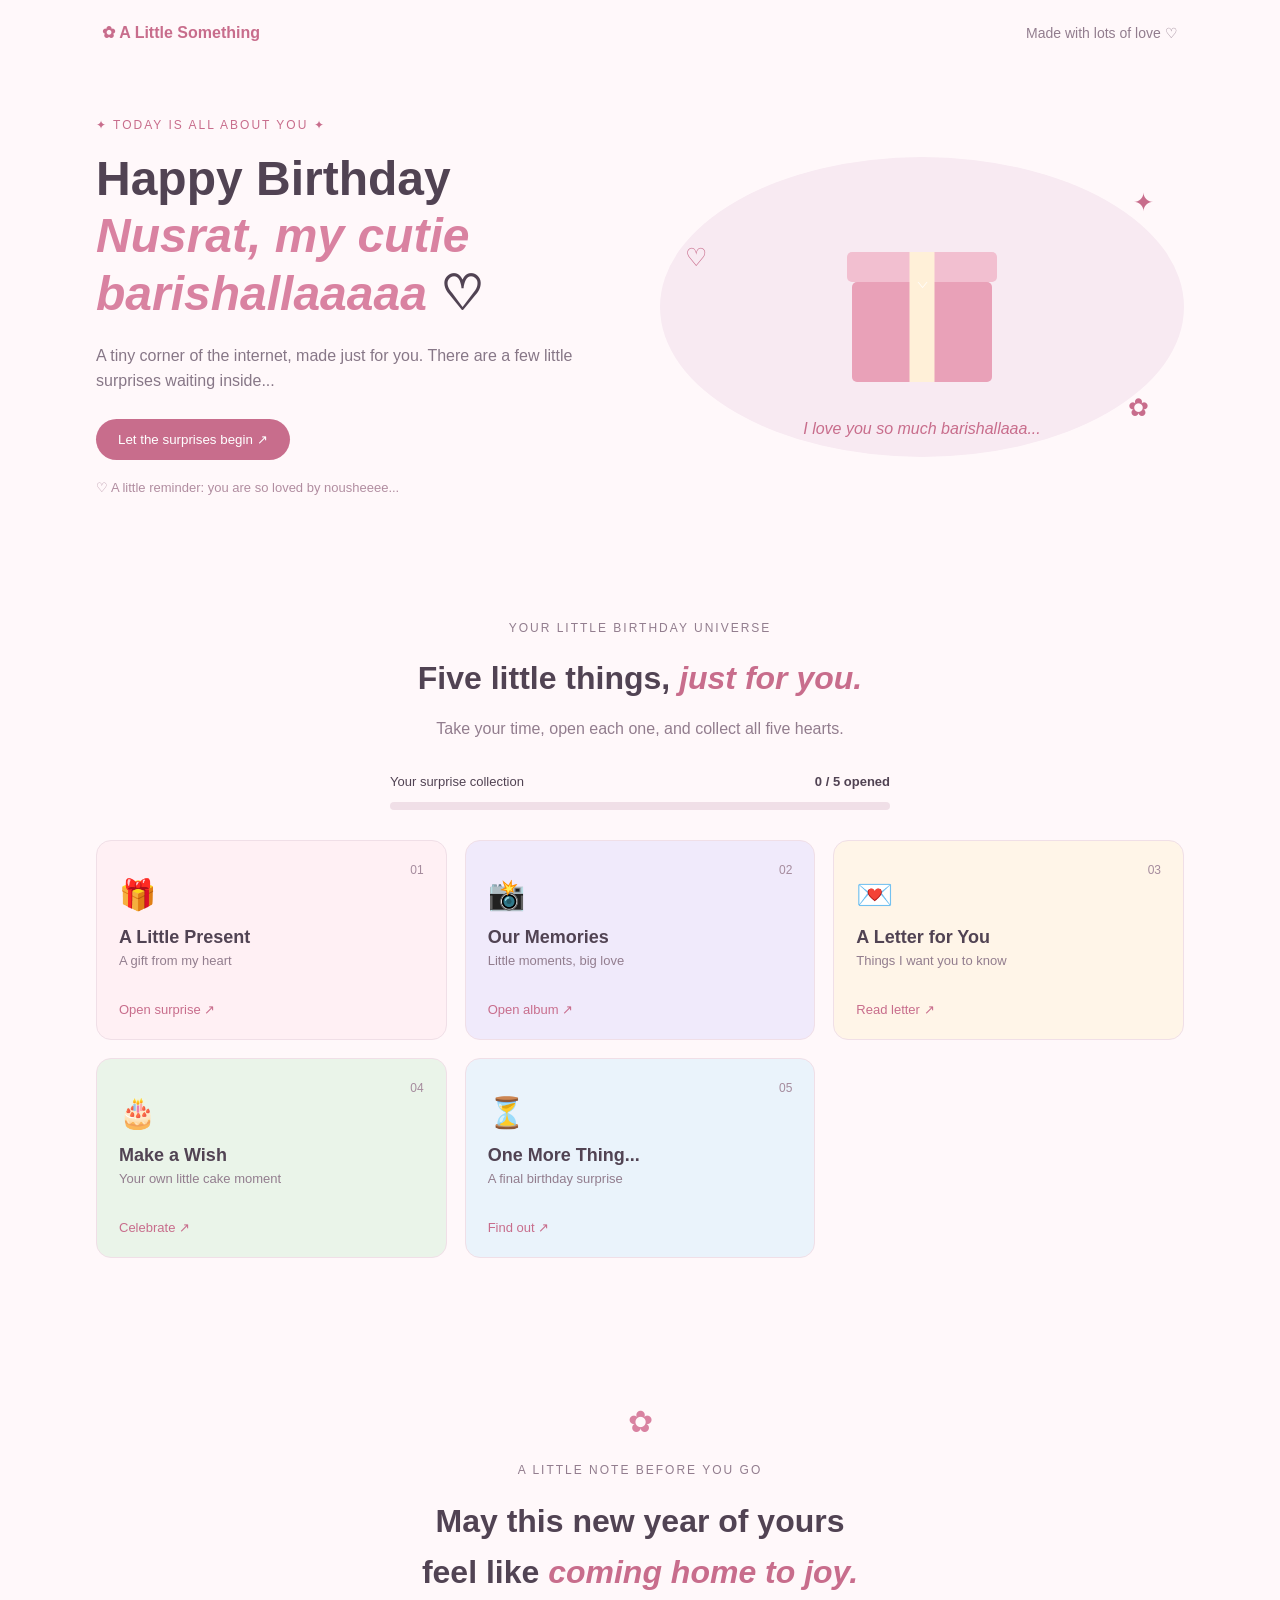
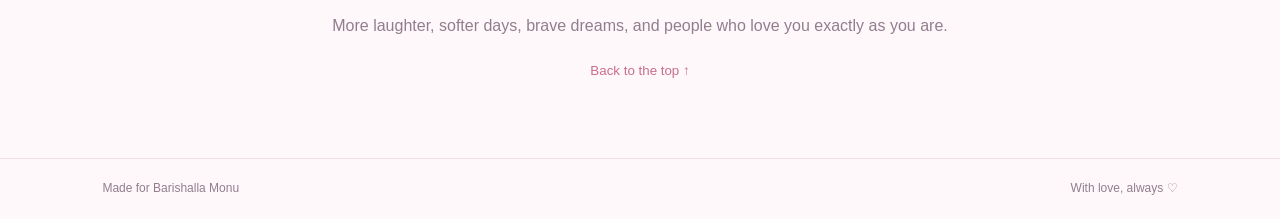
<file: index.html>
<!DOCTYPE html>
<html lang="en">
<head>
    <meta charset="UTF-8">
    <meta name="viewport" content="width=device-width, initial-scale=1.0">
    <title>Happy Birthday, Nusrat! 🎀</title>

    <!-- Google Fonts -->
    <link rel="preconnect" href="https://fonts.googleapis.com">
    <link rel="preconnect" href="https://fonts.gstatic.com" crossorigin>

    <!-- CSS File -->
    <link rel="stylesheet" href="style.css">
</head>

<body>

    <!-- Background Decorations -->
    <div class="ambient ambient-one"></div>
    <div class="ambient ambient-two"></div>

    <!-- Confetti Container -->
    <div id="confetti-layer"></div>


    <!-- ================= HEADER ================= -->
    <header class="topbar">

        <a href="#" class="brand">
            ✿ A Little Something
        </a>

        <span class="top-note">
            Made with lots of love ♡
        </span>

    </header>


    <main>

        <!-- ================= HERO SECTION ================= -->
        <section class="hero section-shell" id="home">

            <div class="hero-copy">

                <p class="eyebrow">
                    ✦ TODAY IS ALL ABOUT YOU ✦
                </p>

                <h1>
                    Happy Birthday
                    <br>
                    <span class="script-name">
                        Nusrat, my cutie barishallaaaaa
                    </span>
                    ♡
                </h1>

                <p class="hero-description">
                    A tiny corner of the internet, made just for you.
                    There are a few little surprises waiting inside...
                </p>

                <button class="primary-button" id="start-button">
                    Let the surprises begin ↗
                </button>

                <p class="micro-note">
                    ♡ A little reminder: you are so loved by nousheeee...
                </p>

            </div>


            <!-- Gift Box Illustration -->
            <div class="hero-art">

                <div class="halo"></div>

                <span class="floating floating-star">✦</span>
                <span class="floating floating-heart">♡</span>
                <span class="floating floating-flower">✿</span>

                <div class="gift-shadow"></div>

                <div class="gift-box" id="hero-gift">

                    <div class="gift-lid">
                        <span class="ribbon-loop loop-left"></span>
                        <span class="ribbon-loop loop-right"></span>
                        <span class="lid-ribbon"></span>
                    </div>

                    <div class="gift-body">
                        <span class="box-ribbon"></span>
                        <span class="box-bow">♡</span>
                    </div>

                </div>

                <div class="art-caption">
                    I love you so much barishallaaa...
                </div>

            </div>

        </section>



        <!-- ================= SURPRISES SECTION ================= -->
        <section class="surprises section-shell" id="surprises">

            <div class="section-heading">

                <p class="eyebrow">
                    YOUR LITTLE BIRTHDAY UNIVERSE
                </p>

                <h2>
                    Five little things,
                    <em>just for you.</em>
                </h2>

                <p>
                    Take your time, open each one, and collect all five hearts.
                </p>

            </div>


            <!-- Surprise Progress Bar -->
            <div class="progress-wrap">

                <div class="progress-label">
                    <span>Your surprise collection</span>

                    <strong>
                        <span id="opened-count">0</span> / 5 opened
                    </strong>
                </div>

                <div class="progress-track">
                    <div id="progress-fill"></div>
                </div>

            </div>



            <!-- Surprise Cards -->
            <div class="surprise-grid">


                <!-- Surprise 1: Gift -->
                <button class="surprise-card gift-card"
                        data-surprise="gift">

                    <span class="card-number">01</span>
                    <span class="card-icon">🎁</span>

                    <span class="card-title">
                        A Little Present
                    </span>

                    <span class="card-copy">
                        A gift from my heart
                    </span>

                    <span class="card-action">
                        Open surprise ↗
                    </span>

                    <span class="opened-stamp">
                        ♡ Opened
                    </span>

                </button>



                <!-- Surprise 2: Photos -->
                <button class="surprise-card photo-card"
                        data-surprise="photos">

                    <span class="card-number">02</span>
                    <span class="card-icon">📸</span>

                    <span class="card-title">
                        Our Memories
                    </span>

                    <span class="card-copy">
                        Little moments, big love
                    </span>

                    <span class="card-action">
                        Open album ↗
                    </span>

                    <span class="opened-stamp">
                        ♡ Opened
                    </span>

                </button>



                <!-- Surprise 3: Letter -->
                <button class="surprise-card letter-card"
                        data-surprise="letter">

                    <span class="card-number">03</span>
                    <span class="card-icon">💌</span>

                    <span class="card-title">
                        A Letter for You
                    </span>

                    <span class="card-copy">
                        Things I want you to know
                    </span>

                    <span class="card-action">
                        Read letter ↗
                    </span>

                    <span class="opened-stamp">
                        ♡ Opened
                    </span>

                </button>



                <!-- Surprise 4: Birthday Cake -->
                <button class="surprise-card cake-card"
                        data-surprise="cake">

                    <span class="card-number">04</span>
                    <span class="card-icon">🎂</span>

                    <span class="card-title">
                        Make a Wish
                    </span>

                    <span class="card-copy">
                        Your own little cake moment
                    </span>

                    <span class="card-action">
                        Celebrate ↗
                    </span>

                    <span class="opened-stamp">
                        ♡ Opened
                    </span>

                </button>



                <!-- Surprise 5: Final Surprise -->
                <button class="surprise-card countdown-card"
                        data-surprise="countdown">

                    <span class="card-number">05</span>
                    <span class="card-icon">⏳</span>

                    <span class="card-title">
                        One More Thing...
                    </span>

                    <span class="card-copy">
                        A final birthday surprise
                    </span>

                    <span class="card-action">
                        Find out ↗
                    </span>

                    <span class="opened-stamp">
                        ♡ Opened
                    </span>

                </button>


            </div>


            <!-- Appears after opening all five surprises -->
            <div class="completion-note" id="completion-note" hidden>
                All five surprises opened!
                You officially deserve the biggest hug. ♡
            </div>

        </section>



        <!-- ================= FINAL BIRTHDAY MESSAGE ================= -->
        <section class="closing section-shell">

            <div class="closing-flower">✿</div>

            <p class="eyebrow">
                A LITTLE NOTE BEFORE YOU GO
            </p>

            <h2>
                May this new year of yours
                <br>
                feel like <em>coming home to joy.</em>
            </h2>

            <p>
                More laughter, softer days, brave dreams,
                and people who love you exactly as you are.
            </p>

            <button class="text-button" id="back-to-top">
                Back to the top ↑
            </button>

        </section>

    </main>



    <!-- ================= FOOTER ================= -->
    <footer>

        <span>
            Made for Barishalla Monu
        </span>

        <span>
            With love, always ♡
        </span>

    </footer>



    <!-- ================= SURPRISE POPUP ================= -->
    <div class="modal-backdrop"
         id="modal-backdrop"
         role="dialog"
         aria-modal="true"
         aria-labelledby="modal-title"
         hidden>

        <div class="modal-card">

            <button class="modal-close"
                    id="modal-close"
                    aria-label="Close surprise">
                ×
            </button>

            <div class="modal-decoration" id="modal-decoration">
                ✿
            </div>

            <p class="eyebrow" id="modal-eyebrow">
                A LITTLE SURPRISE
            </p>

            <h2 id="modal-title">
                For you, Monu ♡
            </h2>

            <!-- JavaScript inserts each surprise here -->
            <div class="modal-content" id="modal-content">
            </div>

            <button class="primary-button modal-next" id="modal-done">
                Keep exploring ♡
            </button>

        </div>

    </div>



    <!-- ================= JAVASCRIPT ================= -->
    <script src="script.js"></script>

</body>
</html>
</file>
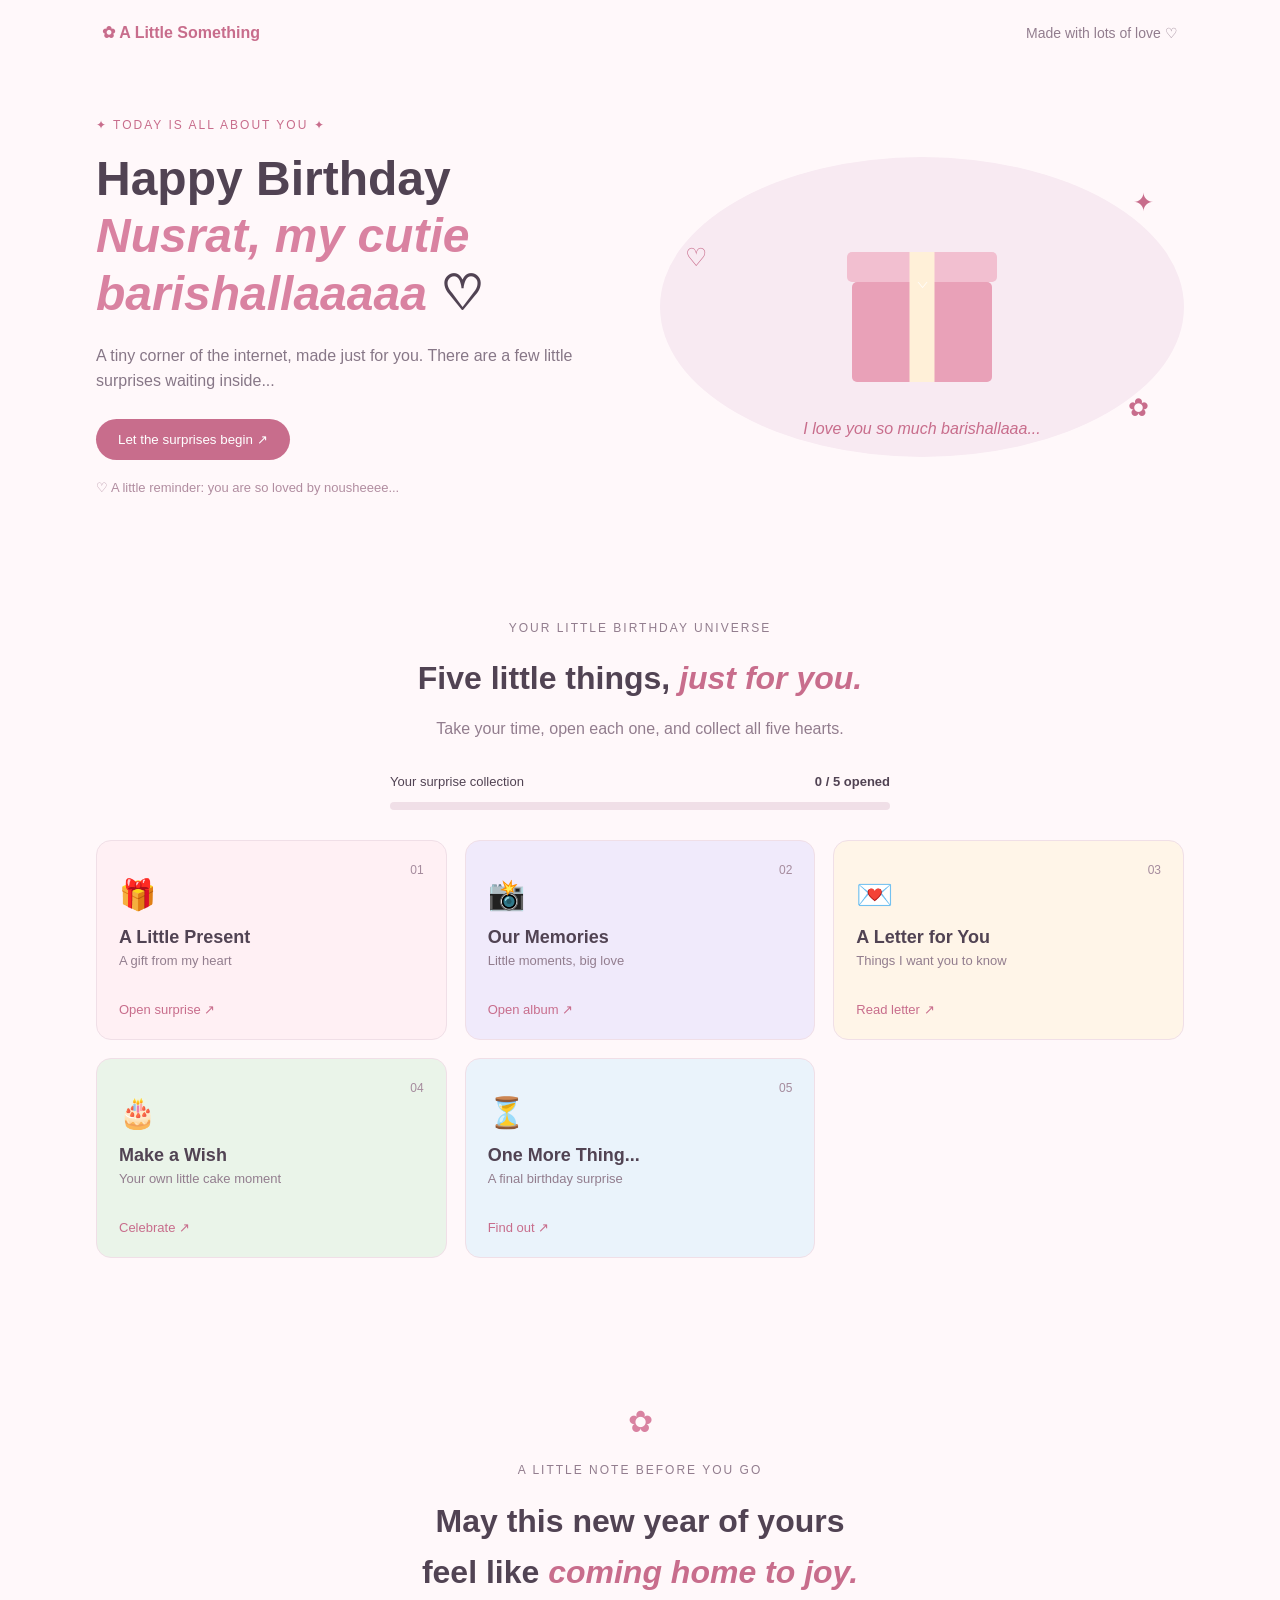
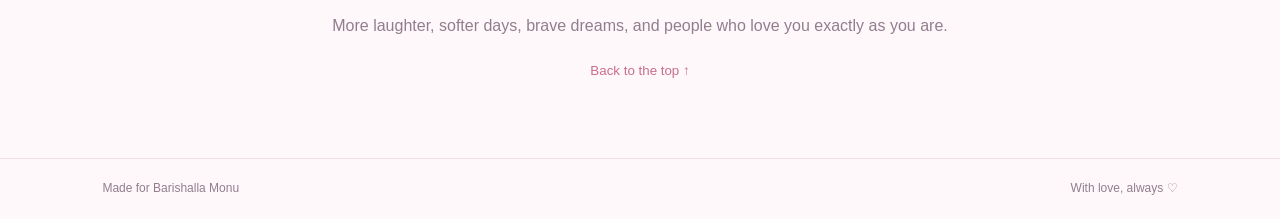
<file: code.html>
<!DOCTYPE html>
<html lang="en">
<head>
    <meta charset="UTF-8">
    <meta name="viewport" content="width=device-width, initial-scale=1.0">
    <title>Happy Birthday, Nusrat🎀</title>

    <!-- Google Fonts -->
    <link rel="preconnect" href="https://fonts.googleapis.com">
    <link rel="preconnect" href="https://fonts.gstatic.com" crossorigin>

    <!-- CSS File -->
    <link rel="stylesheet" href="style.css">
</head>

<body>

    <!-- Background Decorations -->
    <div class="ambient ambient-one"></div>
    <div class="ambient ambient-two"></div>

    <!-- Confetti Container -->
    <div id="confetti-layer"></div>


    <!-- ================= HEADER ================= -->
    <header class="topbar">

        <a href="#" class="brand">
            ✿ A Little Something
        </a>

        <span class="top-note">
            Made with lots of love ♡
        </span>

    </header>


    <main>

        <!-- ================= HERO SECTION ================= -->
        <section class="hero section-shell" id="home">

            <div class="hero-copy">

                <p class="eyebrow">
                    ✦ TODAY IS ALL ABOUT YOU ✦
                </p>

                <h1>
                    Happy Birthday
                    <br>
                    <span class="script-name">
                        Nusrat, my cutie barishallaaaaa
                    </span>
                    ♡
                </h1>

                <p class="hero-description">
                    A tiny corner of the internet, made just for you.
                    There are a few little surprises waiting inside...
                </p>

                <button class="primary-button" id="start-button">
                    Let the surprises begin ↗
                </button>

                <p class="micro-note">
                    ♡ A little reminder: you are so loved by nousheeee...
                </p>

            </div>


            <!-- Gift Box Illustration -->
            <div class="hero-art">

                <div class="halo"></div>

                <span class="floating floating-star">✦</span>
                <span class="floating floating-heart">♡</span>
                <span class="floating floating-flower">✿</span>

                <div class="gift-shadow"></div>

                <div class="gift-box" id="hero-gift">

                    <div class="gift-lid">
                        <span class="ribbon-loop loop-left"></span>
                        <span class="ribbon-loop loop-right"></span>
                        <span class="lid-ribbon"></span>
                    </div>

                    <div class="gift-body">
                        <span class="box-ribbon"></span>
                        <span class="box-bow">♡</span>
                    </div>

                </div>

                <div class="art-caption">
                    I love you so much barishallaaa...
                </div>

            </div>

        </section>



        <!-- ================= SURPRISES SECTION ================= -->
        <section class="surprises section-shell" id="surprises">

            <div class="section-heading">

                <p class="eyebrow">
                    YOUR LITTLE BIRTHDAY UNIVERSE
                </p>

                <h2>
                    Five little things,
                    <em>just for you.</em>
                </h2>

                <p>
                    Take your time, open each one, and collect all five hearts.
                </p>

            </div>


            <!-- Surprise Progress Bar -->
            <div class="progress-wrap">

                <div class="progress-label">
                    <span>Your surprise collection</span>

                    <strong>
                        <span id="opened-count">0</span> / 5 opened
                    </strong>
                </div>

                <div class="progress-track">
                    <div id="progress-fill"></div>
                </div>

            </div>



            <!-- Surprise Cards -->
            <div class="surprise-grid">


                <!-- Surprise 1: Gift -->
                <button class="surprise-card gift-card"
                        data-surprise="gift">

                    <span class="card-number">01</span>
                    <span class="card-icon">🎁</span>

                    <span class="card-title">
                        A Little Present
                    </span>

                    <span class="card-copy">
                        A gift from my heart
                    </span>

                    <span class="card-action">
                        Open surprise ↗
                    </span>

                    <span class="opened-stamp">
                        ♡ Opened
                    </span>

                </button>



                <!-- Surprise 2: Photos -->
                <button class="surprise-card photo-card"
                        data-surprise="photos">

                    <span class="card-number">02</span>
                    <span class="card-icon">📸</span>

                    <span class="card-title">
                        Our Memories
                    </span>

                    <span class="card-copy">
                        Little moments, big love
                    </span>

                    <span class="card-action">
                        Open album ↗
                    </span>

                    <span class="opened-stamp">
                        ♡ Opened
                    </span>

                </button>



                <!-- Surprise 3: Letter -->
                <button class="surprise-card letter-card"
                        data-surprise="letter">

                    <span class="card-number">03</span>
                    <span class="card-icon">💌</span>

                    <span class="card-title">
                        A Letter for You
                    </span>

                    <span class="card-copy">
                        Things I want you to know
                    </span>

                    <span class="card-action">
                        Read letter ↗
                    </span>

                    <span class="opened-stamp">
                        ♡ Opened
                    </span>

                </button>



                <!-- Surprise 4: Birthday Cake -->
                <button class="surprise-card cake-card"
                        data-surprise="cake">

                    <span class="card-number">04</span>
                    <span class="card-icon">🎂</span>

                    <span class="card-title">
                        Make a Wish
                    </span>

                    <span class="card-copy">
                        Your own little cake moment
                    </span>

                    <span class="card-action">
                        Celebrate ↗
                    </span>

                    <span class="opened-stamp">
                        ♡ Opened
                    </span>

                </button>



                <!-- Surprise 5: Final Surprise -->
                <button class="surprise-card countdown-card"
                        data-surprise="countdown">

                    <span class="card-number">05</span>
                    <span class="card-icon">⏳</span>

                    <span class="card-title">
                        One More Thing...
                    </span>

                    <span class="card-copy">
                        A final birthday surprise
                    </span>

                    <span class="card-action">
                        Find out ↗
                    </span>

                    <span class="opened-stamp">
                        ♡ Opened
                    </span>

                </button>


            </div>


            <!-- Appears after opening all five surprises -->
            <div class="completion-note" id="completion-note" hidden>
                All five surprises opened!
                You officially deserve the biggest hug. ♡
            </div>

        </section>



        <!-- ================= FINAL BIRTHDAY MESSAGE ================= -->
        <section class="closing section-shell">

            <div class="closing-flower">✿</div>

            <p class="eyebrow">
                A LITTLE NOTE BEFORE YOU GO
            </p>

            <h2>
                May this new year of yours
                <br>
                feel like <em>coming home to joy.</em>
            </h2>

            <p>
                More laughter, softer days, brave dreams,
                and people who love you exactly as you are.
            </p>

            <button class="text-button" id="back-to-top">
                Back to the top ↑
            </button>

        </section>

    </main>



    <!-- ================= FOOTER ================= -->
    <footer>

        <span>
            Made for Barishalla Monu
        </span>

        <span>
            With love, always ♡
        </span>

    </footer>



    <!-- ================= SURPRISE POPUP ================= -->
    <div class="modal-backdrop"
         id="modal-backdrop"
         role="dialog"
         aria-modal="true"
         aria-labelledby="modal-title"
         hidden>

        <div class="modal-card">

            <button class="modal-close"
                    id="modal-close"
                    aria-label="Close surprise">
                ×
            </button>

            <div class="modal-decoration" id="modal-decoration">
                ✿
            </div>

            <p class="eyebrow" id="modal-eyebrow">
                A LITTLE SURPRISE
            </p>

            <h2 id="modal-title">
                For you, Monu ♡
            </h2>

            <!-- JavaScript inserts each surprise here -->
            <div class="modal-content" id="modal-content">
            </div>

            <button class="primary-button modal-next" id="modal-done">
                Keep exploring ♡
            </button>

        </div>

    </div>



    <!-- ================= JAVASCRIPT ================= -->
    <script src="script.js"></script>

</body>
</html>
<style>
   
/* ========== BASIC RESET ========== */
* {
    margin: 0;
    padding: 0;
    box-sizing: border-box;
}

html {
    scroll-behavior: smooth;
}

body {
    font-family: Arial, sans-serif;
    background-color: #fff8fa;
    color: #514353;
    line-height: 1.6;
}

/* ========== HEADER ========== */
.topbar {
    display: flex;
    justify-content: space-between;
    align-items: center;
    padding: 20px 8%;
}

.brand {
    color: #c86d8c;
    font-weight: bold;
    text-decoration: none;
}

.top-note {
    color: #927d8e;
    font-size: 14px;
}

/* ========== HERO SECTION ========== */
.section-shell {
    width: 85%;
    max-width: 1100px;
    margin: auto;
}

.hero {
    min-height: 450px;
    display: flex;
    justify-content: space-between;
    align-items: center;
    gap: 40px;
    padding: 50px 0;
}

.hero-copy {
    flex: 1;
}

.eyebrow {
    color: #c86d8c;
    font-size: 12px;
    letter-spacing: 2px;
    margin-bottom: 15px;
}

h1 {
    font-size: 48px;
    line-height: 1.2;
    margin-bottom: 20px;
}

.script-name {
    color: #d982a1;
    font-style: italic;
}

.hero-description {
    color: #877787;
    margin-bottom: 25px;
}

/* ========== BUTTONS ========== */
.primary-button {
    background-color: #c86d8c;
    color: white;
    border: none;
    padding: 13px 22px;
    border-radius: 25px;
    cursor: pointer;
    transition: 0.3s;
}

.primary-button:hover {
    background-color: #ad5475;
    transform: translateY(-3px);
}

.micro-note {
    margin-top: 18px;
    color: #b18da0;
    font-size: 13px;
}

/* ========== GIFT BOX ========== */
.hero-art {
    flex: 1;
    min-height: 300px;
    display: flex;
    justify-content: center;
    align-items: center;
    position: relative;
    background-color: #f8eaf2;
    border-radius: 50%;
}

.gift-box {
    width: 150px;
    height: 150px;
    position: relative;
    animation: float 3s ease-in-out infinite;
}

.gift-body {
    width: 140px;
    height: 100px;
    background-color: #e9a1b8;
    position: absolute;
    bottom: 0;
    left: 5px;
    border-radius: 5px;
}

.gift-lid {
    width: 150px;
    height: 30px;
    background-color: #f2bfd0;
    position: absolute;
    top: 20px;
    z-index: 2;
    border-radius: 5px;
}

.box-ribbon,
.lid-ribbon {
    position: absolute;
    width: 25px;
    height: 100%;
    background-color: #fff0d8;
    left: 50%;
    transform: translateX(-50%);
}

.box-bow {
    position: absolute;
    top: -25px;
    left: 50%;
    transform: translateX(-50%);
    color: white;
    font-size: 28px;
}

.floating {
    position: absolute;
    color: #c86d8c;
    font-size: 25px;
}

.floating-star {
    top: 25px;
    right: 30px;
}

.floating-heart {
    left: 25px;
    top: 80px;
}

.floating-flower {
    right: 35px;
    bottom: 30px;
}

.art-caption {
    position: absolute;
    bottom: 15px;
    color: #c86d8c;
    font-style: italic;
}

/* ========== SURPRISES SECTION ========== */
.surprises {
    padding: 70px 0;
}

.section-heading {
    text-align: center;
    margin-bottom: 30px;
}

h2 {
    font-size: 32px;
    margin-bottom: 12px;
}

h2 em {
    color: #c86d8c;
}

.section-heading p {
    color: #927d8e;
}

/* ========== PROGRESS BAR ========== */
.progress-wrap {
    max-width: 500px;
    margin: 30px auto;
}

.progress-label {
    display: flex;
    justify-content: space-between;
    font-size: 13px;
    margin-bottom: 10px;
}

.progress-track {
    height: 8px;
    background-color: #f0dfe7;
    border-radius: 10px;
    overflow: hidden;
}

#progress-fill {
    height: 100%;
    width: 0;
    background-color: #d982a1;
    transition: width 0.4s;
}

/* ========== SURPRISE CARDS ========== */
.surprise-grid {
    display: grid;
    grid-template-columns: repeat(3, 1fr);
    gap: 18px;
}

.surprise-card {
    min-height: 200px;
    padding: 22px;
    border: 1px solid #f0dfe7;
    border-radius: 15px;
    text-align: left;
    color: #514353;
    cursor: pointer;
    display: flex;
    flex-direction: column;
    align-items: flex-start;
    transition: 0.3s;
}

.surprise-card:hover {
    transform: translateY(-5px);
    box-shadow: 0 10px 25px #ead8e2;
}

.gift-card {
    background-color: #fff0f4;
}

.photo-card {
    background-color: #f0eafb;
}

.letter-card {
    background-color: #fff5e8;
}

.cake-card {
    background-color: #eaf4e9;
}

.countdown-card {
    background-color: #eaf3fb;
    grid-column: 2;
}

.card-number {
    font-size: 12px;
    color: #a58b9d;
    align-self: flex-end;
}

.card-icon {
    font-size: 30px;
    margin-bottom: 15px;
}

.card-title {
    font-weight: bold;
    font-size: 18px;
}

.card-copy {
    font-size: 13px;
    color: #927d8e;
    margin-top: 5px;
}

.card-action {
    color: #c86d8c;
    font-size: 13px;
    margin-top: auto;
    padding-top: 15px;
}

.opened-stamp {
    display: none;
    color: #5f936a;
    font-size: 12px;
}

.surprise-card.is-opened .opened-stamp {
    display: block;
}

.completion-note {
    margin-top: 25px;
    padding: 15px;
    background-color: #eaf4e9;
    color: #527c59;
    text-align: center;
    border-radius: 10px;
}

/* ========== FINAL MESSAGE ========== */
.closing {
    text-align: center;
    padding: 70px 0;
}

.closing-flower {
    color: #d982a1;
    font-size: 30px;
}

.closing p {
    color: #927d8e;
    margin: 15px 0;
}

.text-button {
    border: none;
    background: none;
    color: #c86d8c;
    cursor: pointer;
    padding: 10px;
}

/* ========== FOOTER ========== */
footer {
    display: flex;
    justify-content: space-between;
    padding: 20px 8%;
    color: #927d8e;
    border-top: 1px solid #f0dfe7;
    font-size: 12px;
}

/* ========== POPUP / MODAL ========== */
.modal-backdrop {
    position: fixed;
    inset: 0;
    background-color: rgba(50, 35, 50, 0.5);
    display: flex;
    justify-content: center;
    align-items: center;
    padding: 20px;
    z-index: 100;
}

.modal-backdrop[hidden] {
    display: none;
}

.modal-card {
    width: 100%;
    max-width: 500px;
    max-height: 85vh;
    overflow-y: auto;
    padding: 30px;
    background-color: #fffaf8;
    border-radius: 20px;
    text-align: center;
    position: relative;
}

.modal-close {
    position: absolute;
    top: 10px;
    right: 18px;
    border: none;
    background: none;
    font-size: 28px;
    cursor: pointer;
    color: #927d8e;
}

.modal-decoration {
    font-size: 35px;
    margin-bottom: 10px;
}

.modal-content {
    margin: 20px 0;
    color: #796979;
}

.modal-content p {
    margin: 12px 0;
}

.modal-next {
    margin-top: 10px;
}

/* ========== PHOTO PLACEHOLDERS ========== */
.photo-slots {
    display: grid;
    grid-template-columns: repeat(3, 1fr);
    gap: 10px;
    margin: 20px 0;
}

.photo-slot {
    min-height: 100px;
    padding: 10px;
    background-color: #f0eafb;
    border: 1px dashed #c8b5e8;
    border-radius: 10px;
    display: flex;
    flex-direction: column;
    align-items: center;
    justify-content: center;
    font-size: 11px;
}

.photo-slot b {
    font-size: 25px;
}

.photo-hint {
    font-size: 12px;
}

/* ========== LETTER ========== */
.letter-paper {
    text-align: left;
    padding: 20px;
    background-color: #fff3e7;
    border-radius: 10px;
    line-height: 1.8;
}

.signature {
    text-align: right;
    margin-top: 20px;
    color: #c86d8c;
    font-style: italic;
}

/* ========== CAKE ========== */
.cake-scene {
    height: 150px;
    display: flex;
    flex-direction: column;
    align-items: center;
    justify-content: flex-end;
    position: relative;
    margin: 20px auto;
}

.cake-base {
    width: 150px;
    height: 70px;
    background-color: #e9a1b8;
    border-radius: 10px 10px 20px 20px;
}

.cake-icing {
    width: 150px;
    height: 25px;
    background-color: #fff0e4;
    border-radius: 50%;
    position: absolute;
    bottom: 65px;
}

.cake-candle {
    position: absolute;
    bottom: 85px;
    width: 8px;
    height: 35px;
    background-color: #c8b5e8;
    border: 2px solid white;
}

.cake-flame {
    position: absolute;
    bottom: 118px;
    width: 15px;
    height: 20px;
    background-color: #ffc95e;
    border-radius: 50% 50% 50% 0;
    transform: rotate(-45deg);
}

.cake-scene.blown .cake-flame {
    display: none;
}

.blow-button {
    padding: 10px 16px;
    border: 1px solid #e6c8d4;
    background: white;
    color: #c86d8c;
    border-radius: 20px;
    cursor: pointer;
}

/* ========== FINAL SURPRISE ========== */
.final-reveal {
    background-color: #fce8ee;
    padding: 20px;
    border-radius: 12px;
}

.big-heart {
    font-size: 40px;
    color: #c86d8c;
}

.final-reveal h3 {
    margin: 10px 0;
}

/* ========== CONFETTI ========== */
#confetti-layer {
    position: fixed;
    inset: 0;
    pointer-events: none;
    overflow: hidden;
    z-index: 200;
}

.confetti {
    position: absolute;
    top: -20px;
    width: 9px;
    height: 13px;
    border-radius: 3px;
    animation: fall var(--duration, 3s) linear forwards;
}

@keyframes fall {
    to {
        transform: translate(var(--drift, 20px), 110vh)
                   rotate(720deg);
        opacity: 0;
    }
}

@keyframes float {
    0%, 100% {
        transform: translateY(0);
    }
    50% {
        transform: translateY(-10px);
    }
}

/* ========== MOBILE RESPONSIVE ========== */
@media (max-width: 700px) {
    .section-shell {
        width: 90%;
    }

    .hero {
        flex-direction: column;
        text-align: center;
    }

    .hero-art {
        width: 100%;
        min-height: 280px;
    }

    h1 {
        font-size: 36px;
    }

    .surprise-grid {
        grid-template-columns: repeat(2, 1fr);
    }

    .countdown-card {
        grid-column: auto;
    }

    footer {
        gap: 10px;
        flex-wrap: wrap;
    }
}

@media (max-width: 420px) {
    .surprise-grid {
        grid-template-columns: 1fr;
    }

    .topbar {
        padding: 15px 5%;
        gap: 10px;
    }

    h1 {
        font-size: 32px;
    }
}
.photo-slot img {
    display: block;
    width: 100%;
    max-height: 350px;
    object-fit: contain;
    border-radius: 12px;
    background: #f8f0ff;
}
.final-reveal {
    background: linear-gradient(135deg, #fff0f6, #f4eaff);
    border-radius: 20px;
    padding: 24px 18px;
    text-align: center;
    color: #79527f;
    line-height: 1.8;
}

.final-reveal .big-heart {
    font-size: 48px;
    animation: heartbeat 1.5s infinite;
}

.final-reveal h3 {
    color: #a05c91;
    margin: 18px 0 12px;
}

.final-reveal p {
    margin: 14px 0;
}

.final-reveal .signature {
    margin-top: 24px;
    color: #a05c91;
    font-family: Georgia, serif;
    font-style: italic;
    font-size: 18px;
}

@keyframes heartbeat {
    0%, 100% {
        transform: scale(1);
    }

    50% {
        transform: scale(1.12);
    }
}
 
</style>
<script>
    
const opened = new Set();

const cards = document.querySelectorAll(".surprise-card");

const backdrop = document.getElementById("modal-backdrop");
const modalTitle = document.getElementById("modal-title");
const modalEyebrow = document.getElementById("modal-eyebrow");
const modalContent = document.getElementById("modal-content");
const modalDecoration = document.getElementById("modal-decoration");
const modalDone = document.getElementById("modal-done");


// 1. Surprise content
const surpriseContent = {
    gift: {
        eyebrow: "A LITTLE PRESENT",
        title: "A pocketful of happy things ♡",
        icon: "🎁",
        html: `
            <p>Dear Nusrat, your gift is a box full of love♡</p>
            <p>🌷 Peace for your heart...</p>
            <p>✨ Courage for your dreams...</p>
            <p>🍓 Happiness in little things....</p>
            <p>💗 And a friend who is always cheering for you, ummaaah</p>
        `
    },

    photos: {
        eyebrow: "OUR MEMORIES",
        title: "Little moments, big love 📸",
        icon: "📸",
        html: `
            <p>Some moments become memories forever.</p>

            <div class="photo-slots">
                <div class="photo-slot">
                    <b>♡</b>
                    <img src="monu.jpeg" alt="Our best moment">

                    <span>Favourite Photo</span>
                </div>

                <div class="photo-slot">
                    <b>✿</b>
                    <img src="fun.jpeg" alt="Our best moment">

                    <span>Funny Memory</span>
                </div>

                <div class="photo-slot">
                    <b>✦</b>
                    <img src="our.jpg" alt="Our best moment">
                    <span>Best Moment</span>
                </div>
            </div>
        `
    },

    letter: {
        eyebrow: "FROM MY HEART",
        title: "A letter for my Monu 💌",
        icon: "💌",
        html: `
            <div class="letter-paper">
                Dear Nusrat,

                <br><br>

                Happy birthday, barishallaaaa! I hope your life is filled
                with happiness, peace, success and beautiful memories.

                <br><br>
                I just want you to know that you have such a beautiful soul and the purest heart.
                You deserve all the happiness, love and peace this world has to offer.
                Please don't let the little things make your heart sad, okay? 
                Even on the days when life feels heavy, I hope you always find a reason to smile, because your happiness means so much to me.

                <br><br>

                Always remember that you are precious, you are loved and you deserve so many beautiful things.
                I wish I could hug you tightly right now and remind you how special you are💗

                <br><br>
                I love you sooo much, cutieee! More than these little words can ever explain. 
                May Allah fill your life with endless happiness, protect your beautiful heart from every sadness and bless you with everything that is good for you...
                Ameen✨
                <div class="signature">
                    With love,<br>Your Noushe♡
                </div>
            </div>
        `
    },

    cake: {
        eyebrow: "MAKE A WISH",
        title: "Happy Birthday 🎂",
        icon: "🎂",
        html: `
            <p>Close your eyes and make a dua!</p>

            <div class="cake-scene" id="cake-scene">
                <div class="cake-base"></div>
                <div class="cake-icing"></div>
                <div class="cake-candle"></div>
                <div class="cake-flame"></div>
            </div>

            <button class="blow-button" id="blow-candle">
                Blow out the candle ✨
            </button>

            <p id="wish-message">
                May all your duas come true! ♡
            </p>
        `
    },

    countdown: {
        eyebrow: "YOUR FINAL SURPRISE",
        title: "A wish for your future ✨",
        icon: "💗",
        html: `
            <div class="final-reveal">
                <div class="big-heart">♡</div>

                <h3>Keep shining, Nusrat!</h3>

                <p>
                    May this new year bring you beautiful
                    opportunities, genuine happiness and
                    people who appreciate your heart. May allah keep you happy.
                    Keep your new little home peaceful, ameen...
                </p>

                <p>
                    You deserve all the love in the world Nusrat!
                </p>
            </div>
        `
    }
};


// 2. Open a surprise
function openSurprise(name) {
    const item = surpriseContent[name];

    if (!item) return;

    modalEyebrow.textContent = item.eyebrow;
    modalTitle.textContent = item.title;
    modalDecoration.textContent = item.icon;
    modalContent.innerHTML = item.html;

    modalDone.textContent = "Keep exploring ♡";

    backdrop.hidden = false;
    document.body.style.overflow = "hidden";

    markOpened(name);

    if (name === "cake") {
        document
            .getElementById("blow-candle")
            .addEventListener("click", blowCandle, { once: true });
    }
}


// 3. Update progress
function markOpened(name) {
    if (opened.has(name)) return;

    opened.add(name);

    const card = document.querySelector(
        `[data-surprise="${name}"]`
    );

    if (card) {
        card.classList.add("is-opened");
    }

    document.getElementById("opened-count").textContent =
        opened.size;

    document.getElementById("progress-fill").style.width =
        `${(opened.size / cards.length) * 100}%`;

    if (opened.size === cards.length) {
        document.getElementById("completion-note").hidden = false;

        launchConfetti(60);
    }
}


// 4. Close popup
function closeModal() {
    backdrop.hidden = true;
    document.body.style.overflow = "";
}


// 5. Blow out the birthday candle
function blowCandle() {
    document
        .getElementById("cake-scene")
        .classList.add("blown");

    document.getElementById("wish-message").textContent =
        "May Allah make your wish trueee♡";

    launchConfetti(30);
}


// 6. Confetti effect
function launchConfetti(amount = 30) {
    const layer = document.getElementById("confetti-layer");

    const colors = [
        "#e99bb2",
        "#c8b5e8",
        "#f3d6a5",
        "#b8d8bd",
        "#f6c5d3"
    ];

    for (let i = 0; i < amount; i++) {
        const piece = document.createElement("span");

        piece.className = "confetti";

        piece.style.left = `${Math.random() * 100}%`;

        piece.style.backgroundColor =
            colors[Math.floor(Math.random() * colors.length)];

        piece.style.setProperty(
            "--duration",
            `${2 + Math.random() * 3}s`
        );

        piece.style.setProperty(
            "--drift",
            `${Math.random() * 180 - 90}px`
        );

        layer.appendChild(piece);

        setTimeout(() => piece.remove(), 5500);
    }
}


// 7. Make surprise cards clickable
cards.forEach(card => {
    card.addEventListener("click", () => {
        openSurprise(card.dataset.surprise);
    });
});


// 8. Start button
document
    .getElementById("start-button")
    .addEventListener("click", () => {
        document
            .getElementById("surprises")
            .scrollIntoView({ behavior: "smooth" });

        launchConfetti(20);
    });


// 9. Close button
document
    .getElementById("modal-close")
    .addEventListener("click", closeModal);


// 10. Continue button
modalDone.addEventListener("click", closeModal);


// 11. Click outside popup to close
backdrop.addEventListener("click", event => {
    if (event.target === backdrop) {
        closeModal();
    }
});


// 12. Escape key closes popup
document.addEventListener("keydown", event => {
    if (event.key === "Escape" && !backdrop.hidden) {
        closeModal();
    }
});


// 13. Back to top
document
    .getElementById("back-to-top")
    .addEventListener("click", () => {
        window.scrollTo({
            top: 0,
            behavior: "smooth"
        });
    });

</script>
</file>
<file: style.css>
/* ========== BASIC RESET ========== */
* {
    margin: 0;
    padding: 0;
    box-sizing: border-box;
}

html {
    scroll-behavior: smooth;
}

body {
    font-family: Arial, sans-serif;
    background-color: #fff8fa;
    color: #514353;
    line-height: 1.6;
}

/* ========== HEADER ========== */
.topbar {
    display: flex;
    justify-content: space-between;
    align-items: center;
    padding: 20px 8%;
}

.brand {
    color: #c86d8c;
    font-weight: bold;
    text-decoration: none;
}

.top-note {
    color: #927d8e;
    font-size: 14px;
}

/* ========== HERO SECTION ========== */
.section-shell {
    width: 85%;
    max-width: 1100px;
    margin: auto;
}

.hero {
    min-height: 450px;
    display: flex;
    justify-content: space-between;
    align-items: center;
    gap: 40px;
    padding: 50px 0;
}

.hero-copy {
    flex: 1;
}

.eyebrow {
    color: #c86d8c;
    font-size: 12px;
    letter-spacing: 2px;
    margin-bottom: 15px;
}

h1 {
    font-size: 48px;
    line-height: 1.2;
    margin-bottom: 20px;
}

.script-name {
    color: #d982a1;
    font-style: italic;
}

.hero-description {
    color: #877787;
    margin-bottom: 25px;
}

/* ========== BUTTONS ========== */
.primary-button {
    background-color: #c86d8c;
    color: white;
    border: none;
    padding: 13px 22px;
    border-radius: 25px;
    cursor: pointer;
    transition: 0.3s;
}

.primary-button:hover {
    background-color: #ad5475;
    transform: translateY(-3px);
}

.micro-note {
    margin-top: 18px;
    color: #b18da0;
    font-size: 13px;
}

/* ========== GIFT BOX ========== */
.hero-art {
    flex: 1;
    min-height: 300px;
    display: flex;
    justify-content: center;
    align-items: center;
    position: relative;
    background-color: #f8eaf2;
    border-radius: 50%;
}

.gift-box {
    width: 150px;
    height: 150px;
    position: relative;
    animation: float 3s ease-in-out infinite;
}

.gift-body {
    width: 140px;
    height: 100px;
    background-color: #e9a1b8;
    position: absolute;
    bottom: 0;
    left: 5px;
    border-radius: 5px;
}

.gift-lid {
    width: 150px;
    height: 30px;
    background-color: #f2bfd0;
    position: absolute;
    top: 20px;
    z-index: 2;
    border-radius: 5px;
}

.box-ribbon,
.lid-ribbon {
    position: absolute;
    width: 25px;
    height: 100%;
    background-color: #fff0d8;
    left: 50%;
    transform: translateX(-50%);
}

.box-bow {
    position: absolute;
    top: -25px;
    left: 50%;
    transform: translateX(-50%);
    color: white;
    font-size: 28px;
}

.floating {
    position: absolute;
    color: #c86d8c;
    font-size: 25px;
}

.floating-star {
    top: 25px;
    right: 30px;
}

.floating-heart {
    left: 25px;
    top: 80px;
}

.floating-flower {
    right: 35px;
    bottom: 30px;
}

.art-caption {
    position: absolute;
    bottom: 15px;
    color: #c86d8c;
    font-style: italic;
}

/* ========== SURPRISES SECTION ========== */
.surprises {
    padding: 70px 0;
}

.section-heading {
    text-align: center;
    margin-bottom: 30px;
}

h2 {
    font-size: 32px;
    margin-bottom: 12px;
}

h2 em {
    color: #c86d8c;
}

.section-heading p {
    color: #927d8e;
}

/* ========== PROGRESS BAR ========== */
.progress-wrap {
    max-width: 500px;
    margin: 30px auto;
}

.progress-label {
    display: flex;
    justify-content: space-between;
    font-size: 13px;
    margin-bottom: 10px;
}

.progress-track {
    height: 8px;
    background-color: #f0dfe7;
    border-radius: 10px;
    overflow: hidden;
}

#progress-fill {
    height: 100%;
    width: 0;
    background-color: #d982a1;
    transition: width 0.4s;
}

/* ========== SURPRISE CARDS ========== */
.surprise-grid {
    display: grid;
    grid-template-columns: repeat(3, 1fr);
    gap: 18px;
}

.surprise-card {
    min-height: 200px;
    padding: 22px;
    border: 1px solid #f0dfe7;
    border-radius: 15px;
    text-align: left;
    color: #514353;
    cursor: pointer;
    display: flex;
    flex-direction: column;
    align-items: flex-start;
    transition: 0.3s;
}

.surprise-card:hover {
    transform: translateY(-5px);
    box-shadow: 0 10px 25px #ead8e2;
}

.gift-card {
    background-color: #fff0f4;
}

.photo-card {
    background-color: #f0eafb;
}

.letter-card {
    background-color: #fff5e8;
}

.cake-card {
    background-color: #eaf4e9;
}

.countdown-card {
    background-color: #eaf3fb;
    grid-column: 2;
}

.card-number {
    font-size: 12px;
    color: #a58b9d;
    align-self: flex-end;
}

.card-icon {
    font-size: 30px;
    margin-bottom: 15px;
}

.card-title {
    font-weight: bold;
    font-size: 18px;
}

.card-copy {
    font-size: 13px;
    color: #927d8e;
    margin-top: 5px;
}

.card-action {
    color: #c86d8c;
    font-size: 13px;
    margin-top: auto;
    padding-top: 15px;
}

.opened-stamp {
    display: none;
    color: #5f936a;
    font-size: 12px;
}

.surprise-card.is-opened .opened-stamp {
    display: block;
}

.completion-note {
    margin-top: 25px;
    padding: 15px;
    background-color: #eaf4e9;
    color: #527c59;
    text-align: center;
    border-radius: 10px;
}

/* ========== FINAL MESSAGE ========== */
.closing {
    text-align: center;
    padding: 70px 0;
}

.closing-flower {
    color: #d982a1;
    font-size: 30px;
}

.closing p {
    color: #927d8e;
    margin: 15px 0;
}

.text-button {
    border: none;
    background: none;
    color: #c86d8c;
    cursor: pointer;
    padding: 10px;
}

/* ========== FOOTER ========== */
footer {
    display: flex;
    justify-content: space-between;
    padding: 20px 8%;
    color: #927d8e;
    border-top: 1px solid #f0dfe7;
    font-size: 12px;
}

/* ========== POPUP / MODAL ========== */
.modal-backdrop {
    position: fixed;
    inset: 0;
    background-color: rgba(50, 35, 50, 0.5);
    display: flex;
    justify-content: center;
    align-items: center;
    padding: 20px;
    z-index: 100;
}

.modal-backdrop[hidden] {
    display: none;
}

.modal-card {
    width: 100%;
    max-width: 500px;
    max-height: 85vh;
    overflow-y: auto;
    padding: 30px;
    background-color: #fffaf8;
    border-radius: 20px;
    text-align: center;
    position: relative;
}

.modal-close {
    position: absolute;
    top: 10px;
    right: 18px;
    border: none;
    background: none;
    font-size: 28px;
    cursor: pointer;
    color: #927d8e;
}

.modal-decoration {
    font-size: 35px;
    margin-bottom: 10px;
}

.modal-content {
    margin: 20px 0;
    color: #796979;
}

.modal-content p {
    margin: 12px 0;
}

.modal-next {
    margin-top: 10px;
}

/* ========== PHOTO PLACEHOLDERS ========== */
.photo-slots {
    display: grid;
    grid-template-columns: repeat(3, 1fr);
    gap: 10px;
    margin: 20px 0;
}

.photo-slot {
    min-height: 100px;
    padding: 10px;
    background-color: #f0eafb;
    border: 1px dashed #c8b5e8;
    border-radius: 10px;
    display: flex;
    flex-direction: column;
    align-items: center;
    justify-content: center;
    font-size: 11px;
}

.photo-slot b {
    font-size: 25px;
}

.photo-hint {
    font-size: 12px;
}

/* ========== LETTER ========== */
.letter-paper {
    text-align: left;
    padding: 20px;
    background-color: #fff3e7;
    border-radius: 10px;
    line-height: 1.8;
}

.signature {
    text-align: right;
    margin-top: 20px;
    color: #c86d8c;
    font-style: italic;
}

/* ========== CAKE ========== */
.cake-scene {
    height: 150px;
    display: flex;
    flex-direction: column;
    align-items: center;
    justify-content: flex-end;
    position: relative;
    margin: 20px auto;
}

.cake-base {
    width: 150px;
    height: 70px;
    background-color: #e9a1b8;
    border-radius: 10px 10px 20px 20px;
}

.cake-icing {
    width: 150px;
    height: 25px;
    background-color: #fff0e4;
    border-radius: 50%;
    position: absolute;
    bottom: 65px;
}

.cake-candle {
    position: absolute;
    bottom: 85px;
    width: 8px;
    height: 35px;
    background-color: #c8b5e8;
    border: 2px solid white;
}

.cake-flame {
    position: absolute;
    bottom: 118px;
    width: 15px;
    height: 20px;
    background-color: #ffc95e;
    border-radius: 50% 50% 50% 0;
    transform: rotate(-45deg);
}

.cake-scene.blown .cake-flame {
    display: none;
}

.blow-button {
    padding: 10px 16px;
    border: 1px solid #e6c8d4;
    background: white;
    color: #c86d8c;
    border-radius: 20px;
    cursor: pointer;
}

/* ========== FINAL SURPRISE ========== */
.final-reveal {
    background-color: #fce8ee;
    padding: 20px;
    border-radius: 12px;
}

.big-heart {
    font-size: 40px;
    color: #c86d8c;
}

.final-reveal h3 {
    margin: 10px 0;
}

/* ========== CONFETTI ========== */
#confetti-layer {
    position: fixed;
    inset: 0;
    pointer-events: none;
    overflow: hidden;
    z-index: 200;
}

.confetti {
    position: absolute;
    top: -20px;
    width: 9px;
    height: 13px;
    border-radius: 3px;
    animation: fall var(--duration, 3s) linear forwards;
}

@keyframes fall {
    to {
        transform: translate(var(--drift, 20px), 110vh)
                   rotate(720deg);
        opacity: 0;
    }
}

@keyframes float {
    0%, 100% {
        transform: translateY(0);
    }
    50% {
        transform: translateY(-10px);
    }
}

/* ========== MOBILE RESPONSIVE ========== */
@media (max-width: 700px) {
    .section-shell {
        width: 90%;
    }

    .hero {
        flex-direction: column;
        text-align: center;
    }

    .hero-art {
        width: 100%;
        min-height: 280px;
    }

    h1 {
        font-size: 36px;
    }

    .surprise-grid {
        grid-template-columns: repeat(2, 1fr);
    }

    .countdown-card {
        grid-column: auto;
    }

    footer {
        gap: 10px;
        flex-wrap: wrap;
    }
}

@media (max-width: 420px) {
    .surprise-grid {
        grid-template-columns: 1fr;
    }

    .topbar {
        padding: 15px 5%;
        gap: 10px;
    }

    h1 {
        font-size: 32px;
    }
}
.photo-slot img {
    display: block;
    width: 100%;
    max-height: 350px;
    object-fit: contain;
    border-radius: 12px;
    background: #f8f0ff;
}
.final-reveal {
    background: linear-gradient(135deg, #fff0f6, #f4eaff);
    border-radius: 20px;
    padding: 24px 18px;
    text-align: center;
    color: #79527f;
    line-height: 1.8;
}

.final-reveal .big-heart {
    font-size: 48px;
    animation: heartbeat 1.5s infinite;
}

.final-reveal h3 {
    color: #a05c91;
    margin: 18px 0 12px;
}

.final-reveal p {
    margin: 14px 0;
}

.final-reveal .signature {
    margin-top: 24px;
    color: #a05c91;
    font-family: Georgia, serif;
    font-style: italic;
    font-size: 18px;
}

@keyframes heartbeat {
    0%, 100% {
        transform: scale(1);
    }

    50% {
        transform: scale(1.12);
    }
}
</file>
